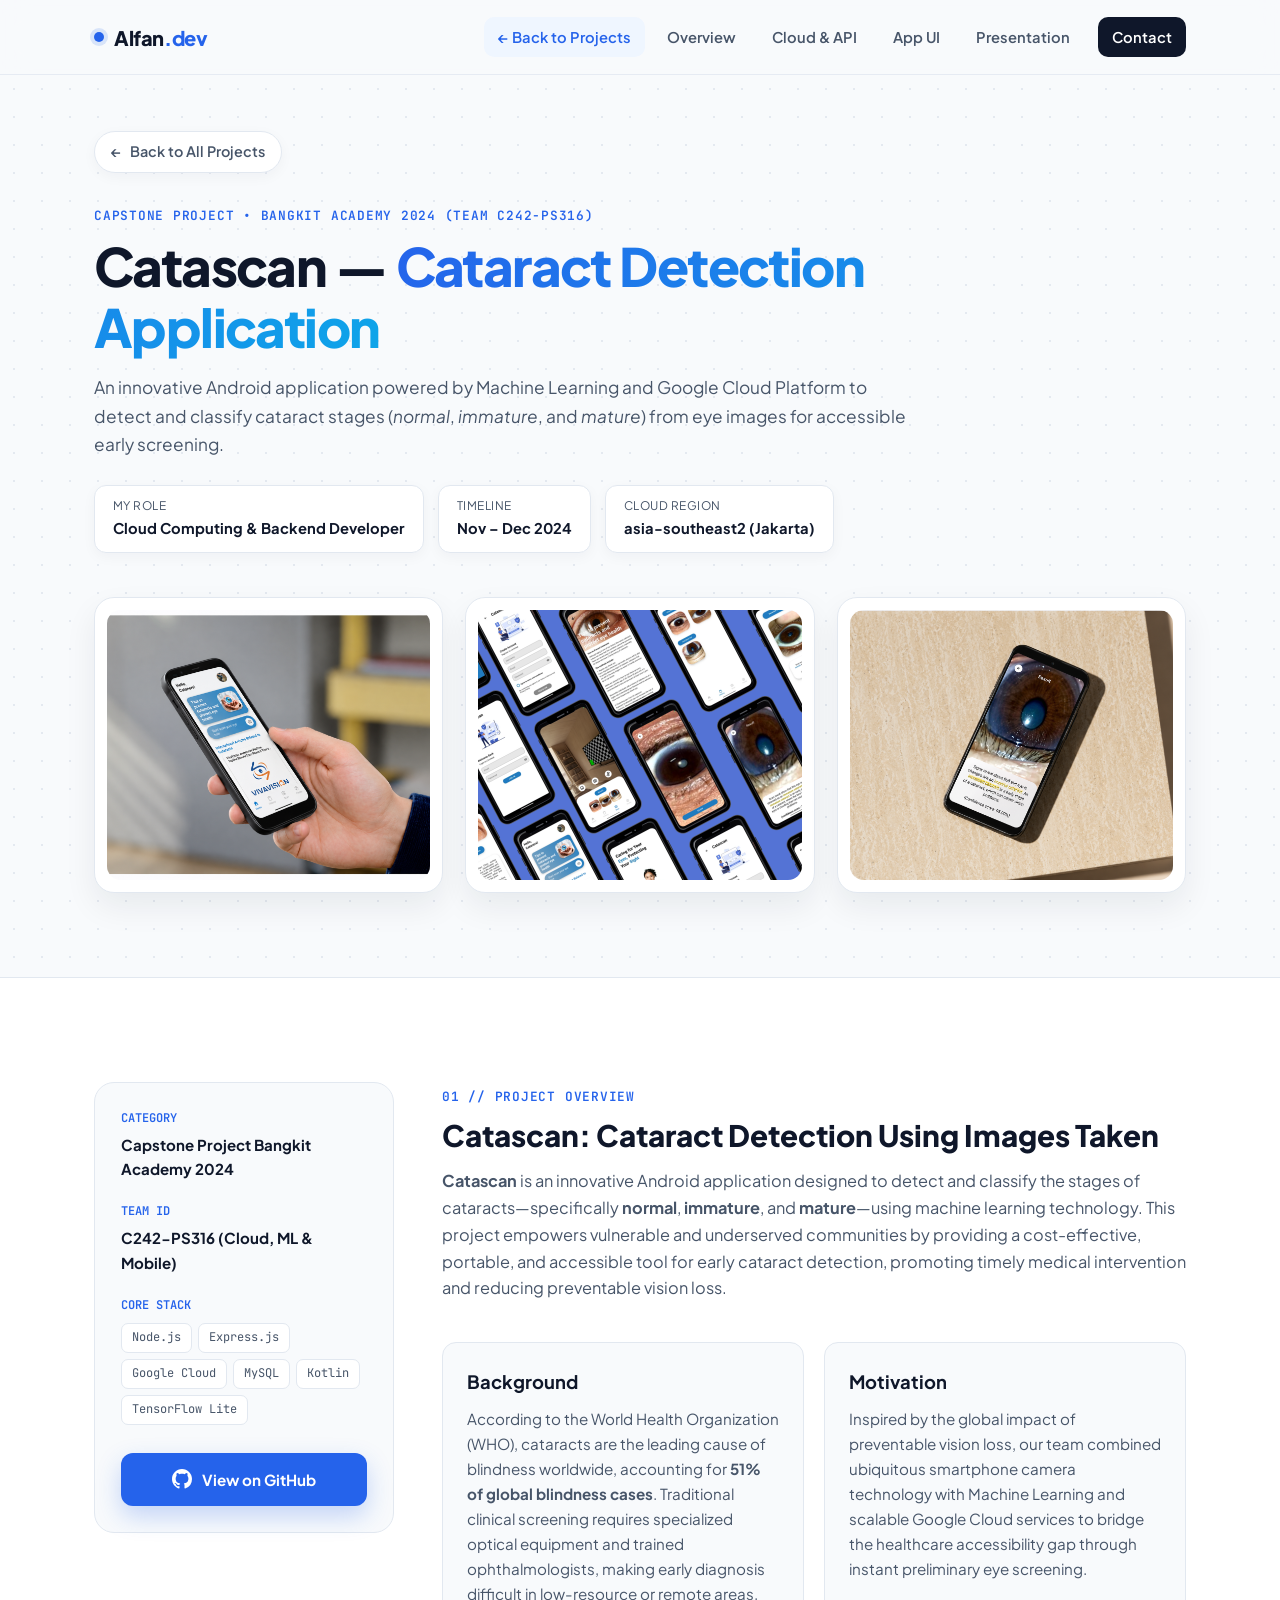
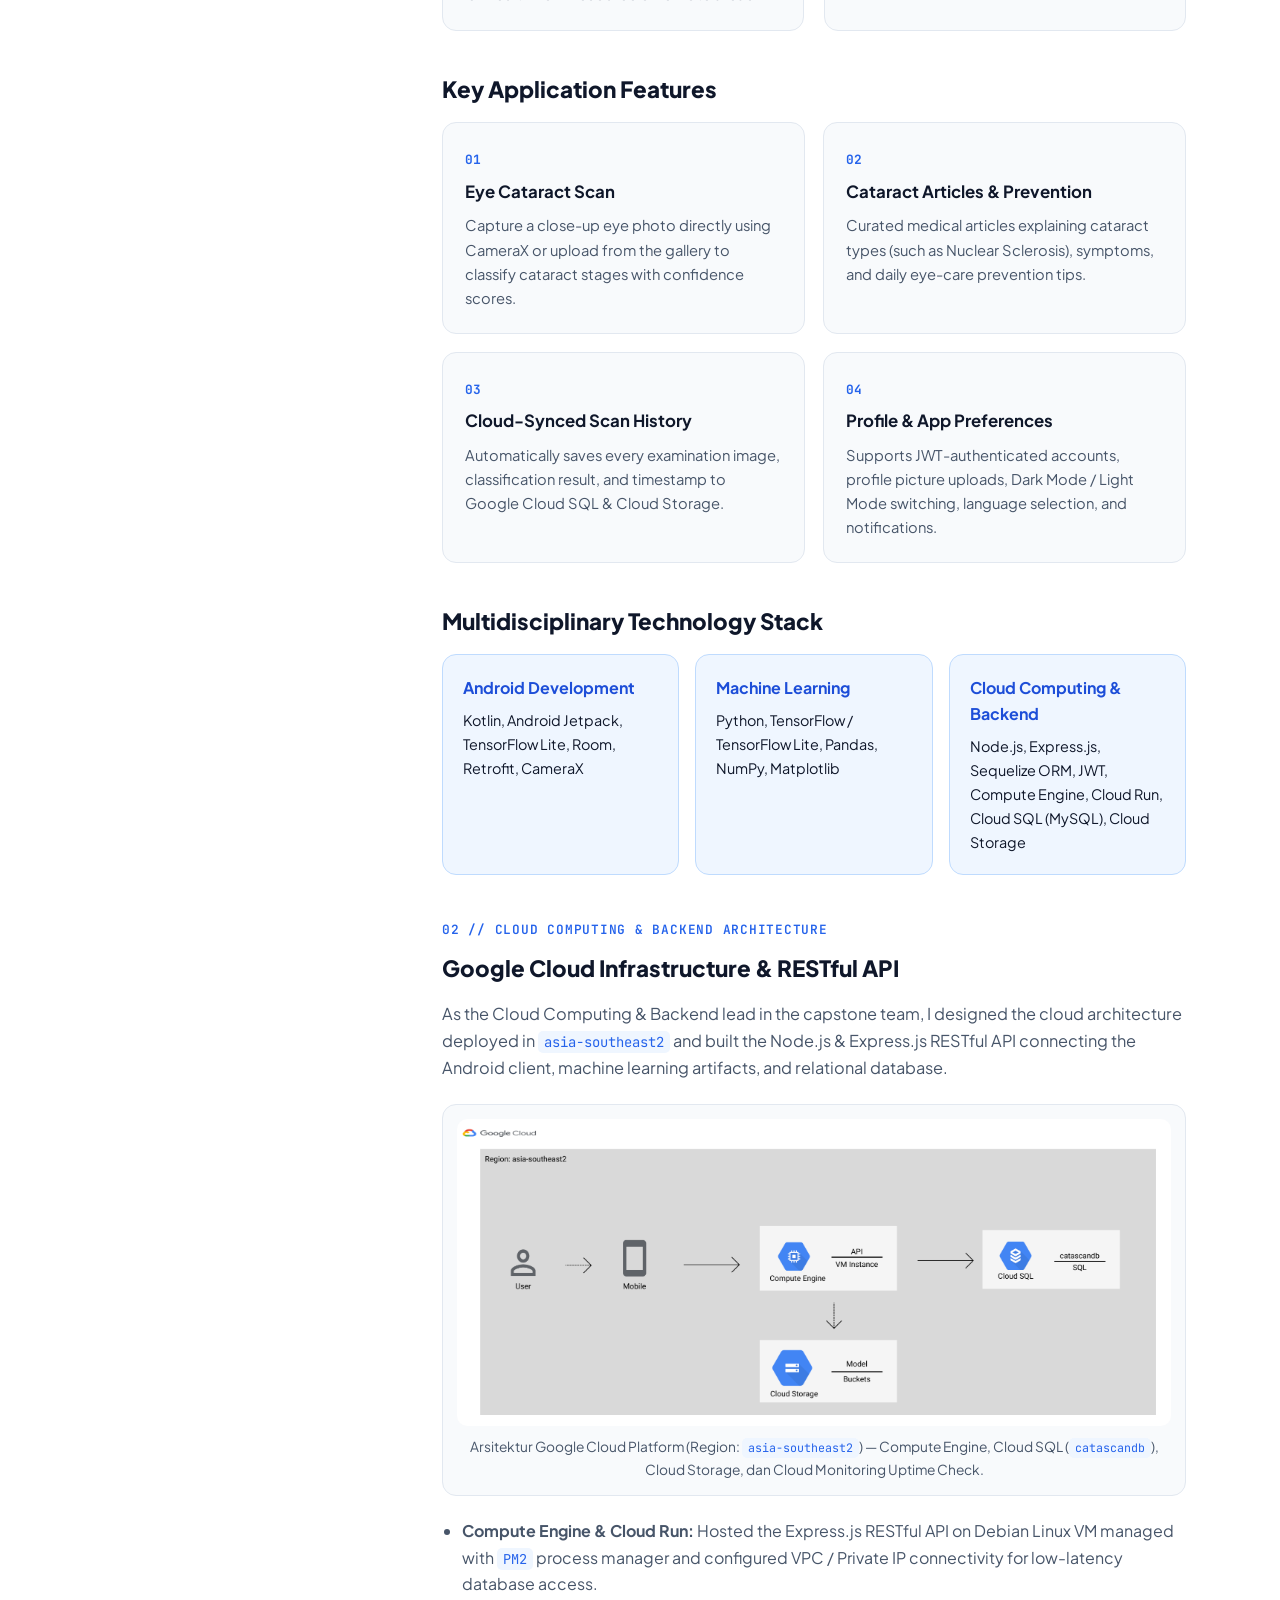
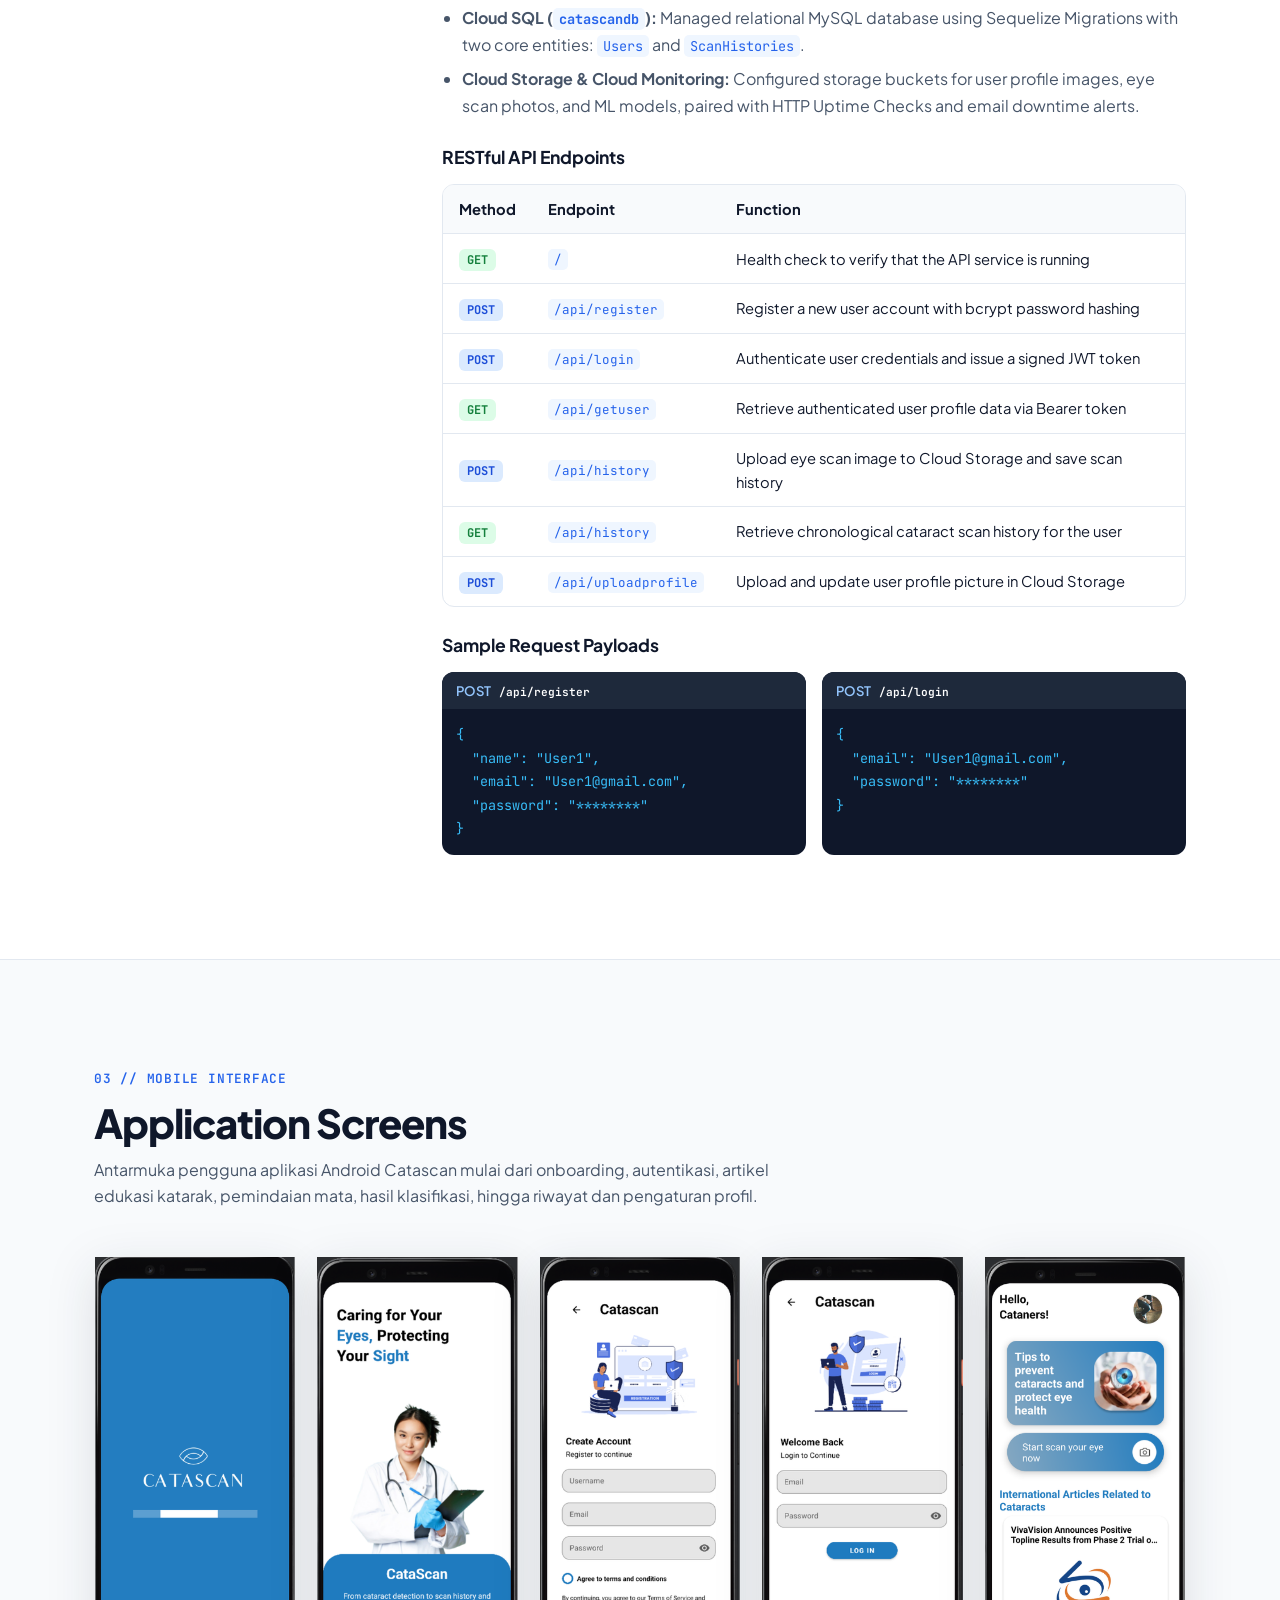
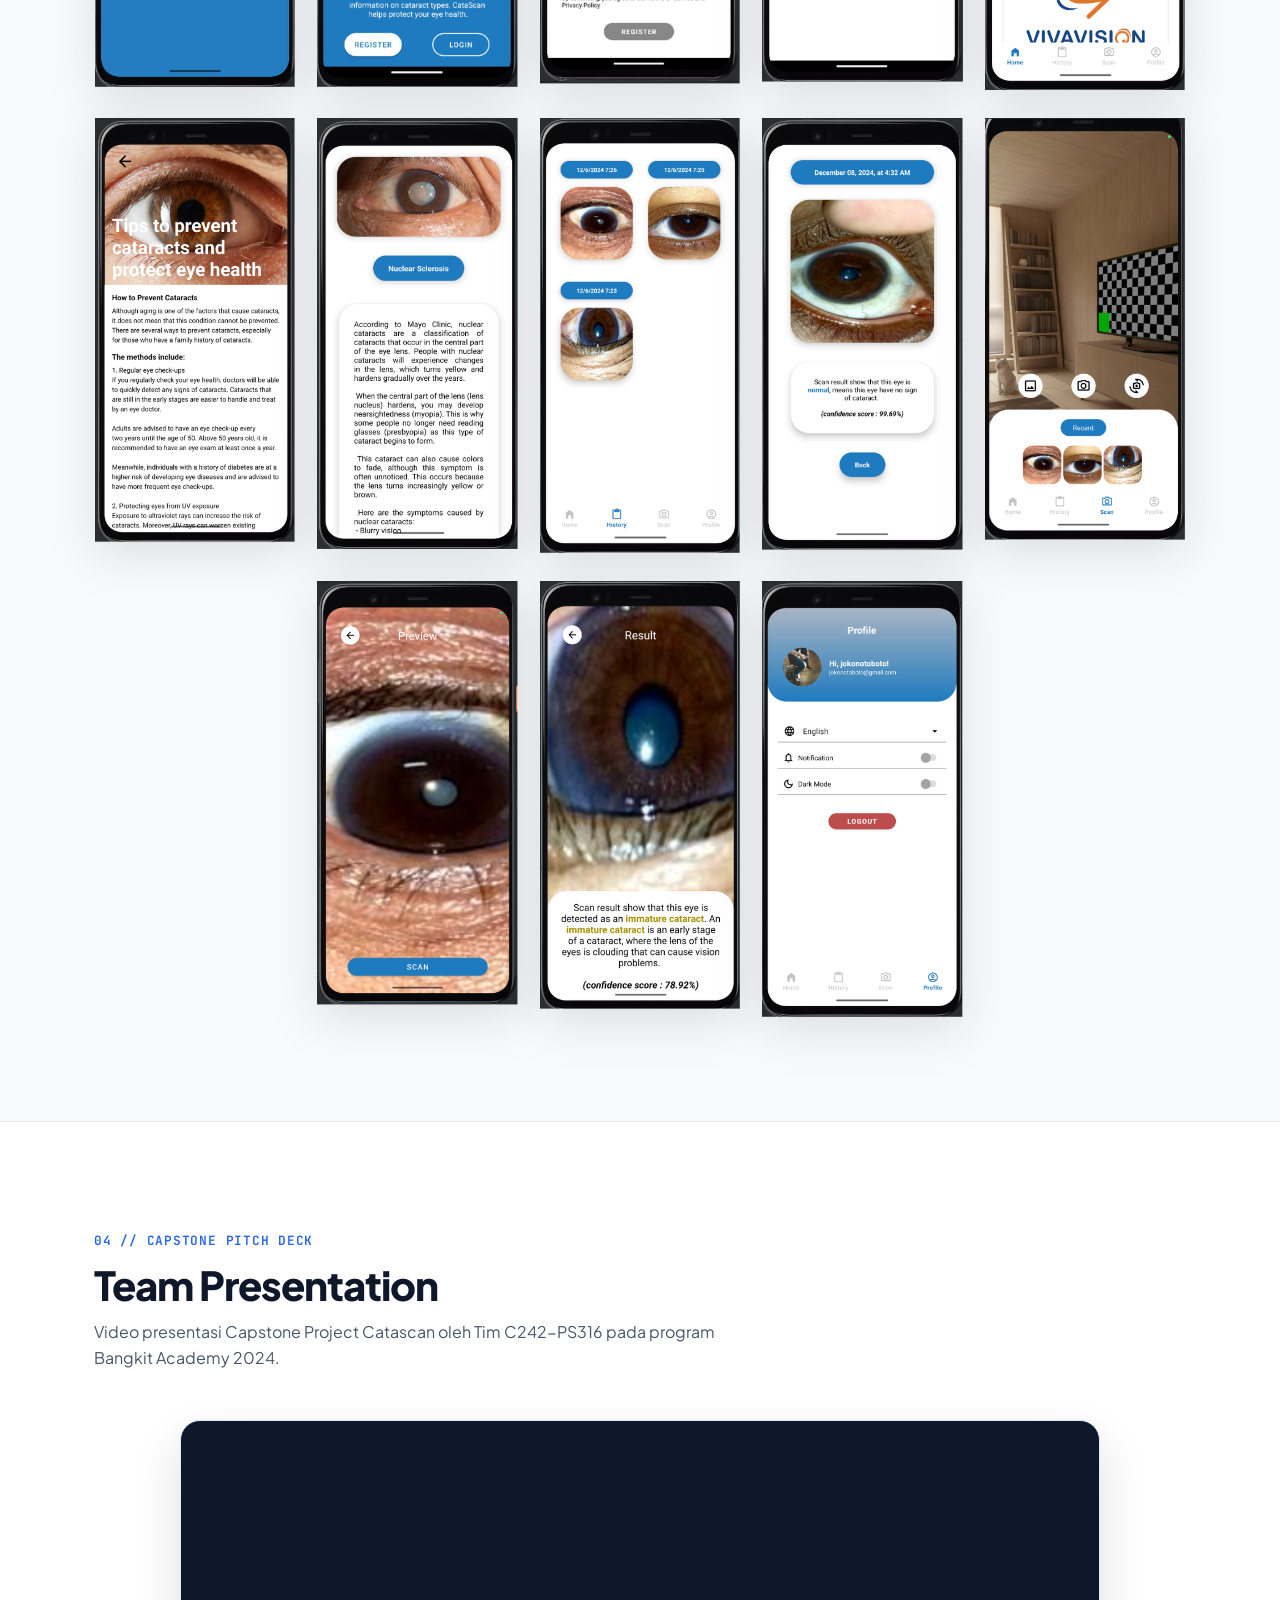
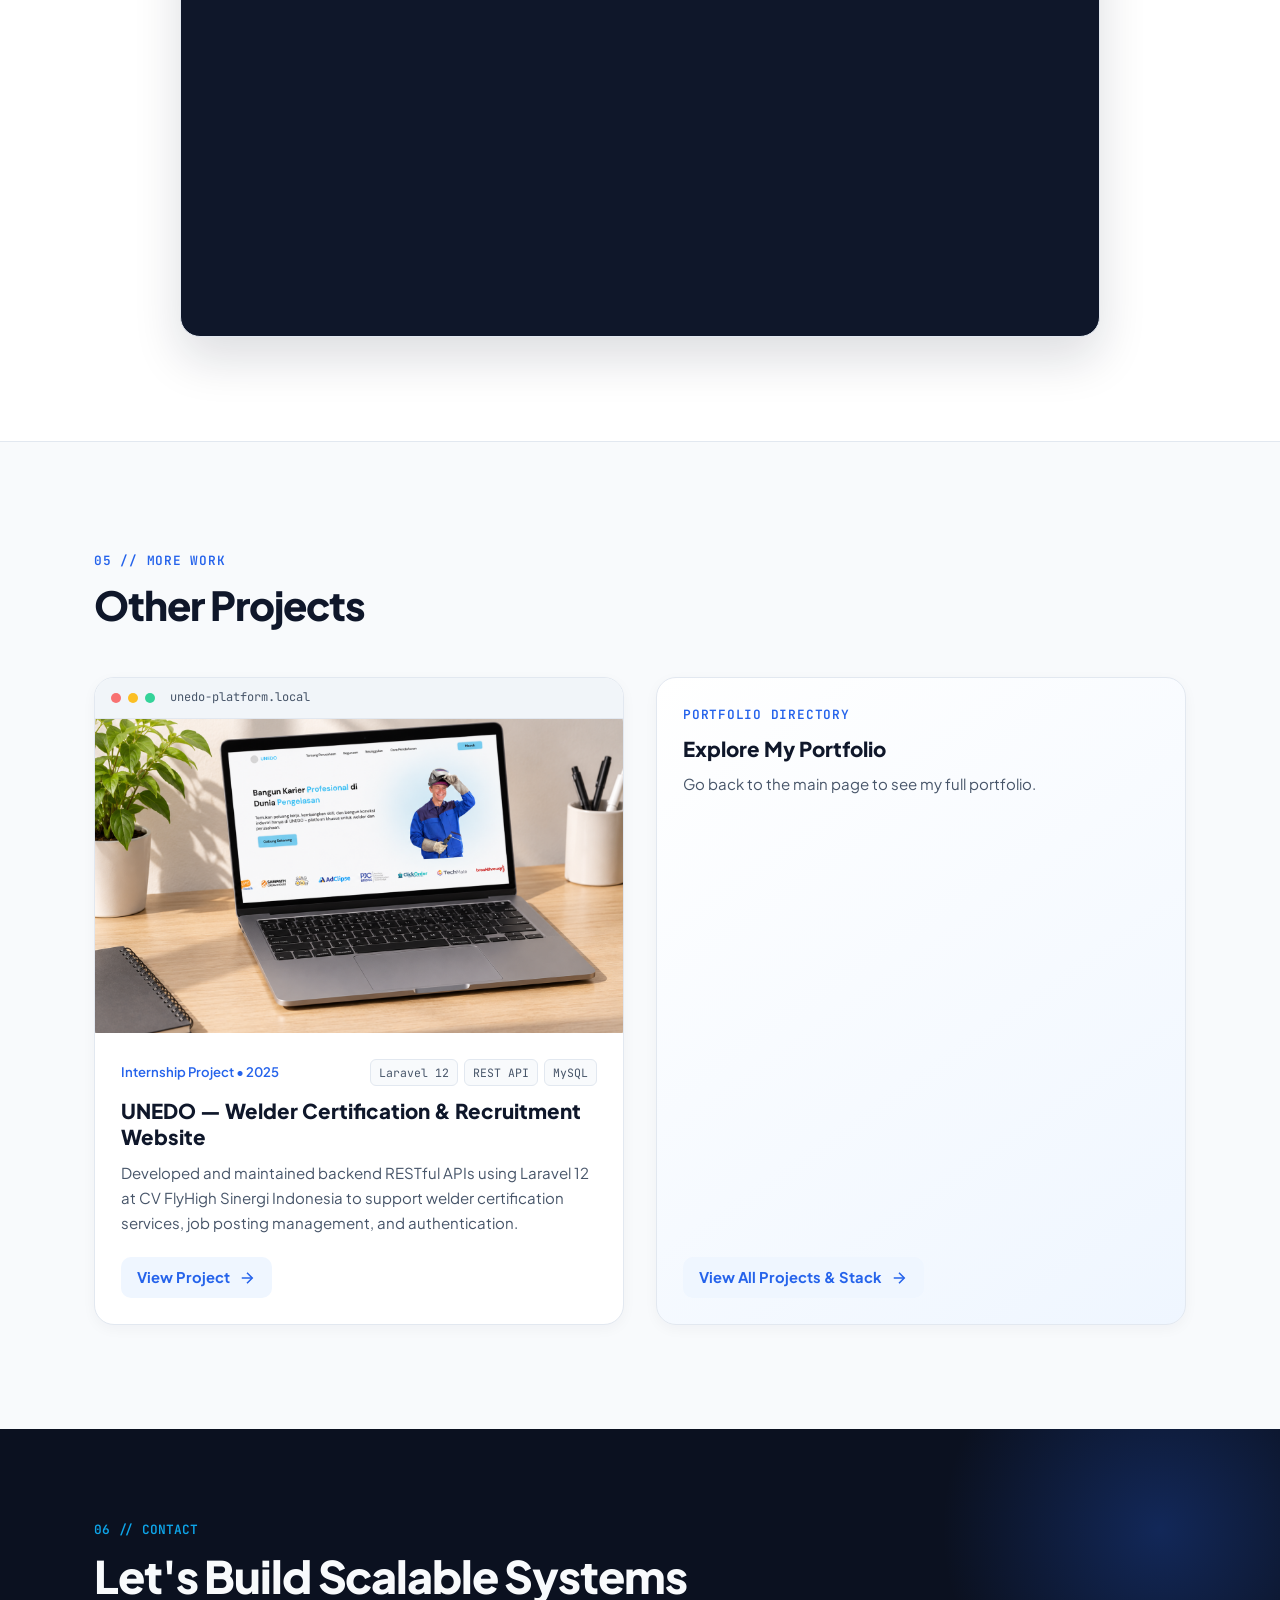
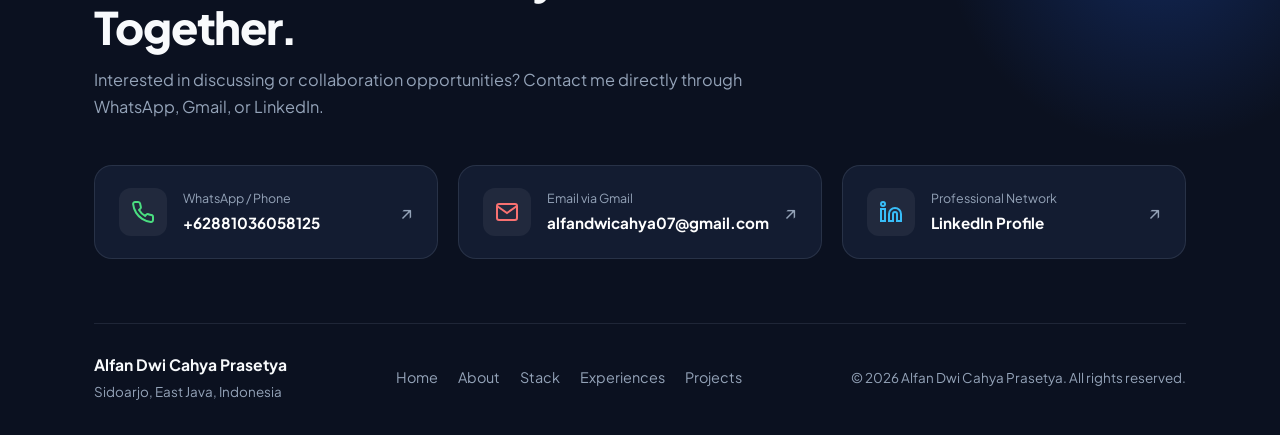
<file: projects/catascan/index.html>
<!DOCTYPE html>
<html lang="en">
<head>
  <meta charset="UTF-8" />
  <meta name="viewport" content="width=device-width, initial-scale=1.0" />
  <title>Catascan — Cataract Detection Application | Alfan Dwi Cahya Prasetya</title>
  <!-- Google Fonts: Plus Jakarta Sans & JetBrains Mono -->
  <link rel="preconnect" href="https://fonts.googleapis.com" />
  <link rel="preconnect" href="https://fonts.gstatic.com" crossorigin />
  <link href="https://fonts.googleapis.com/css2?family=JetBrains+Mono:wght@400;500;600&family=Plus+Jakarta+Sans:wght@400;500;600;700;800&display=swap" rel="stylesheet" />
  <!-- Menggunakan stylesheet utama + stylesheet khusus halaman detail project -->
  <link rel="stylesheet" href="../../style.css" />
  <link rel="stylesheet" href="catascan.css" />
</head>
<body>

  <!-- TOP GLASSMORPHISM NAVBAR -->
  <header class="site-header">
    <div class="container header-inner">
      <a href="../../index.html#home" class="brand-logo">
        <span class="brand-dot"></span>
        <span>Alfan<span class="brand-accent">.dev</span></span>
      </a>

      <nav class="nav-menu" id="navMenu">
        <a href="../../index.html#projects" class="nav-link back-pill">&larr; Back to Projects</a>
        <a href="#overview" class="nav-link">Overview</a>
        <a href="#cloud-api" class="nav-link">Cloud &amp; API</a>
        <a href="#app-screens" class="nav-link">App UI</a>
        <a href="#presentation" class="nav-link">Presentation</a>
        <a href="#contact" class="nav-link nav-cta">Contact</a>
      </nav>
    </div>
  </header>

  <main>
    <!-- =========================================================
         1. HERO SECTION: JUDUL & 3 GAMBAR UTAMA DARI FOLDER ASSETS
    ========================================================== -->
    <section class="project-hero">
      <div class="hero-bg-grid" aria-hidden="true"></div>
      <div class="container project-hero-inner">
        <a href="../../index.html#projects" class="breadcrumb-back">
          <span>&larr;</span>
          <span>Back to All Projects</span>
        </a>

        <div class="project-hero-header">
          <span class="section-tag">CAPSTONE PROJECT &bull; BANGKIT ACADEMY 2024 (TEAM C242-PS316)</span>
          <h1 class="project-main-title">
            Catascan — <span class="text-gradient">Cataract Detection Application</span>
          </h1>
          <p class="project-lead">
            An innovative Android application powered by Machine Learning and Google Cloud Platform
            to detect and classify cataract stages (<em>normal</em>, <em>immature</em>, and <em>mature</em>)
            from eye images for accessible early screening.
          </p>

          <div class="project-quick-meta">
            <div class="meta-pill">
              <small>My Role</small>
              <strong>Cloud Computing &amp; Backend Developer</strong>
            </div>
            <div class="meta-pill">
              <small>Timeline</small>
              <strong>Nov – Dec 2024</strong>
            </div>
            <div class="meta-pill">
              <small>Cloud Region</small>
              <strong>asia-southeast2 (Jakarta)</strong>
            </div>
          </div>
        </div>

        <!-- 3 Gambar Utama Project dari Folder assets -->
        <div class="hero-showcase-grid">
          <figure class="showcase-card">
            <img src="../../assets/hand-catascan.png" alt="Catascan Mobile App in Hand" />
          </figure>
          <figure class="showcase-card showcase-featured">
            <img src="../../assets/catascan-app.png" alt="Catascan Application Interface Overview" />
          </figure>
          <figure class="showcase-card">
            <img src="../../assets/table-catascan.png" alt="Catascan Device Showcase on Table" />
          </figure>
        </div>
      </div>
    </section>

    <!-- =========================================================
         2. OVERVIEW, GITHUB LINK & PENGENALAN PROJECT
    ========================================================== -->
    <section id="overview" class="section project-overview-section">
      <div class="container">
        <div class="case-study-layout">
          <!-- Sticky Left Sidebar: Category & GitHub Repository -->
          <aside class="case-sidebar">
            <div class="sidebar-card">
              <div class="sidebar-group">
                <span class="sidebar-label">Category</span>
                <p class="sidebar-value">Capstone Project Bangkit Academy 2024</p>
              </div>

              <div class="sidebar-group">
                <span class="sidebar-label">Team ID</span>
                <p class="sidebar-value">C242-PS316 (Cloud, ML &amp; Mobile)</p>
              </div>

              <div class="sidebar-group">
                <span class="sidebar-label">Core Stack</span>
                <div class="sidebar-tags">
                  <span>Node.js</span>
                  <span>Express.js</span>
                  <span>Google Cloud</span>
                  <span>MySQL</span>
                  <span>Kotlin</span>
                  <span>TensorFlow Lite</span>
                </div>
              </div>

              <a
                href="https://github.com/KalfinSyah/android-app-catascan"
                target="_blank"
                rel="noopener noreferrer"
                class="btn-github"
              >
                <svg width="20" height="20" viewBox="0 0 24 24" fill="currentColor">
                  <path d="M12 0C5.37 0 0 5.37 0 12c0 5.31 3.435 9.795 8.205 11.385.6.105.825-.255.825-.57 0-.285-.015-1.23-.015-2.235-3.015.555-3.795-.735-4.035-1.41-.135-.345-.72-1.41-1.23-1.695-.42-.225-1.02-.78-.015-.795.945-.015 1.62.87 1.845 1.23 1.08 1.815 2.805 1.305 3.495.99.105-.78.42-1.305.765-1.605-2.67-.3-5.46-1.335-5.46-5.925 0-1.305.465-2.385 1.23-3.225-.12-.3-.54-1.53.12-3.18 0 0 1.005-.315 3.3 1.23.96-.27 1.98-.405 3-.405s2.04.135 3 .405c2.295-1.56 3.3-1.23 3.3-1.23.66 1.65.24 2.88.12 3.18.765.84 1.23 1.905 1.23 3.225 0 4.605-2.805 5.625-5.475 5.925.435.375.81 1.095.81 2.22 0 1.605-.015 2.895-.015 3.3 0 .315.225.69.825.57A12.02 12.02 0 0 0 24 12c0-6.63-5.37-12-12-12z"/>
                </svg>
                <span>View on GitHub</span>
              </a>
            </div>
          </aside>

          <!-- Main Content Column -->
          <div class="case-content">
            <!-- Overview -->
            <div class="content-block">
              <span class="section-tag">01 // PROJECT OVERVIEW</span>
              <h2>Catascan: Cataract Detection Using Images Taken</h2>
              <p>
                <strong>Catascan</strong> is an innovative Android application designed to detect and classify
                the stages of cataracts—specifically <strong>normal</strong>, <strong>immature</strong>, and
                <strong>mature</strong>—using machine learning technology. This project empowers vulnerable and
                underserved communities by providing a cost-effective, portable, and accessible tool for early
                cataract detection, promoting timely medical intervention and reducing preventable vision loss.
              </p>
            </div>

            <!-- Background & Motivation -->
            <div class="two-col-cards">
              <article class="info-box">
                <h3>Background</h3>
                <p>
                  According to the World Health Organization (WHO), cataracts are the leading cause of blindness
                  worldwide, accounting for <strong>51% of global blindness cases</strong>. Traditional clinical
                  screening requires specialized optical equipment and trained ophthalmologists, making early
                  diagnosis difficult in low-resource or remote areas.
                </p>
              </article>

              <article class="info-box">
                <h3>Motivation</h3>
                <p>
                  Inspired by the global impact of preventable vision loss, our team combined ubiquitous
                  smartphone camera technology with Machine Learning and scalable Google Cloud services to
                  bridge the healthcare accessibility gap through instant preliminary eye screening.
                </p>
              </article>
            </div>

            <!-- Key Features -->
            <div class="content-block">
              <h3>Key Application Features</h3>
              <div class="features-grid">
                <div class="feature-item">
                  <span class="feature-num">01</span>
                  <h4>Eye Cataract Scan</h4>
                  <p>Capture a close-up eye photo directly using CameraX or upload from the gallery to classify cataract stages with confidence scores.</p>
                </div>
                <div class="feature-item">
                  <span class="feature-num">02</span>
                  <h4>Cataract Articles &amp; Prevention</h4>
                  <p>Curated medical articles explaining cataract types (such as Nuclear Sclerosis), symptoms, and daily eye-care prevention tips.</p>
                </div>
                <div class="feature-item">
                  <span class="feature-num">03</span>
                  <h4>Cloud-Synced Scan History</h4>
                  <p>Automatically saves every examination image, classification result, and timestamp to Google Cloud SQL &amp; Cloud Storage.</p>
                </div>
                <div class="feature-item">
                  <span class="feature-num">04</span>
                  <h4>Profile &amp; App Preferences</h4>
                  <p>Supports JWT-authenticated accounts, profile picture uploads, Dark Mode / Light Mode switching, language selection, and notifications.</p>
                </div>
              </div>
            </div>

            <!-- Technology Stack -->
            <div class="content-block">
              <h3>Multidisciplinary Technology Stack</h3>
              <div class="tech-pillars">
                <div class="pillar-card">
                  <h4>Android Development</h4>
                  <p>Kotlin, Android Jetpack, TensorFlow Lite, Room, Retrofit, CameraX</p>
                </div>
                <div class="pillar-card">
                  <h4>Machine Learning</h4>
                  <p>Python, TensorFlow / TensorFlow Lite, Pandas, NumPy, Matplotlib</p>
                </div>
                <div class="pillar-card">
                  <h4>Cloud Computing &amp; Backend</h4>
                  <p>Node.js, Express.js, Sequelize ORM, JWT, Compute Engine, Cloud Run, Cloud SQL (MySQL), Cloud Storage</p>
                </div>
              </div>
            </div>

            <!-- Cloud Architecture & Backend Engineering (Kontribusi Alfan) -->
            <div id="cloud-api" class="content-block cloud-section-block">
              <span class="section-tag">02 // CLOUD COMPUTING &amp; BACKEND ARCHITECTURE</span>
              <h3>Google Cloud Infrastructure &amp; RESTful API</h3>
              <p>
                As the Cloud Computing &amp; Backend lead in the capstone team, I designed the cloud architecture
                deployed in <code>asia-southeast2</code> and built the Node.js &amp; Express.js RESTful API
                connecting the Android client, machine learning artifacts, and relational database.
              </p>

              <!-- Gambar Dummy Arsitektur Cloud (Bisa diganti diagram GCP dari laporan) -->
              <figure class="architecture-figure">
                <img
                  src="../../assets/gcp-architecture.png"
                  alt="Catascan Google Cloud Architecture Diagram"
                />
                <figcaption>
                  Arsitektur Google Cloud Platform (Region: <code>asia-southeast2</code>) — Compute Engine, Cloud SQL (<code>catascandb</code>), Cloud Storage, dan Cloud Monitoring Uptime Check.
                </figcaption>
              </figure>

              <ul class="cloud-highlights">
                <li>
                  <strong>Compute Engine &amp; Cloud Run:</strong> Hosted the Express.js RESTful API on Debian Linux VM managed with <code>PM2</code> process manager and configured VPC / Private IP connectivity for low-latency database access.
                </li>
                <li>
                  <strong>Cloud SQL (<code>catascandb</code>):</strong> Managed relational MySQL database using Sequelize Migrations with two core entities: <code>Users</code> and <code>ScanHistories</code>.
                </li>
                <li>
                  <strong>Cloud Storage &amp; Cloud Monitoring:</strong> Configured storage buckets for user profile images, eye scan photos, and ML models, paired with HTTP Uptime Checks and email downtime alerts.
                </li>
              </ul>

              <!-- Tabel API Endpoints -->
              <h4>RESTful API Endpoints</h4>
              <div class="table-responsive">
                <table class="api-table">
                  <thead>
                    <tr>
                      <th>Method</th>
                      <th>Endpoint</th>
                      <th>Function</th>
                    </tr>
                  </thead>
                  <tbody>
                    <tr>
                      <td><span class="method get">GET</span></td>
                      <td><code>/</code></td>
                      <td>Health check to verify that the API service is running</td>
                    </tr>
                    <tr>
                      <td><span class="method post">POST</span></td>
                      <td><code>/api/register</code></td>
                      <td>Register a new user account with bcrypt password hashing</td>
                    </tr>
                    <tr>
                      <td><span class="method post">POST</span></td>
                      <td><code>/api/login</code></td>
                      <td>Authenticate user credentials and issue a signed JWT token</td>
                    </tr>
                    <tr>
                      <td><span class="method get">GET</span></td>
                      <td><code>/api/getuser</code></td>
                      <td>Retrieve authenticated user profile data via Bearer token</td>
                    </tr>
                    <tr>
                      <td><span class="method post">POST</span></td>
                      <td><code>/api/history</code></td>
                      <td>Upload eye scan image to Cloud Storage and save scan history</td>
                    </tr>
                    <tr>
                      <td><span class="method get">GET</span></td>
                      <td><code>/api/history</code></td>
                      <td>Retrieve chronological cataract scan history for the user</td>
                    </tr>
                    <tr>
                      <td><span class="method post">POST</span></td>
                      <td><code>/api/uploadprofile</code></td>
                      <td>Upload and update user profile picture in Cloud Storage</td>
                    </tr>
                  </tbody>
                </table>
              </div>

              <!-- Sample JSON Payloads -->
              <h4>Sample Request Payloads</h4>
              <div class="payload-grid">
                <div class="payload-card">
                  <div class="payload-header">POST <code>/api/register</code></div>
                  <pre><code>{
  "name": "User1",
  "email": "User1@gmail.com",
  "password": "********"
}</code></pre>
                </div>

                <div class="payload-card">
                  <div class="payload-header">POST <code>/api/login</code></div>
                  <pre><code>{
  "email": "User1@gmail.com",
  "password": "********"
}</code></pre>
                </div>
              </div>
            </div>
          </div>
        </div>
      </div>
    </section>

<!-- =========================================================
         3. TAMPILAN APLIKASI (13 SCREEN MOCKUPS TANPA TERPOTONG)
    ========================================================== -->
    <section id="app-screens" class="section app-screens-section">
      <div class="container">
        <div class="section-header">
          <span class="section-tag">03 // MOBILE INTERFACE</span>
          <h2 class="section-title">Application Screens</h2>
          <p class="section-subtitle">
            Antarmuka pengguna aplikasi Android Catascan mulai dari onboarding, autentikasi,
            artikel edukasi katarak, pemindaian mata, hasil klasifikasi, hingga riwayat dan pengaturan profil.
          </p>
        </div>

        <div class="screens-showcase">
          <div class="screen-item">
            <img src="../../assets/gambar-catascan-1.png" alt="Catascan Screen 1" loading="lazy" />
          </div>
          <div class="screen-item">
            <img src="../../assets/gambar-catascan-2.png" alt="Catascan Screen 2" loading="lazy" />
          </div>
          <div class="screen-item">
            <img src="../../assets/gambar-catascan-3.png" alt="Catascan Screen 3" loading="lazy" />
          </div>
          <div class="screen-item">
            <img src="../../assets/gambar-catascan-4.png" alt="Catascan Screen 4" loading="lazy" />
          </div>
          <div class="screen-item">
            <img src="../../assets/gambar-catascan-5.png" alt="Catascan Screen 5" loading="lazy" />
          </div>
          <div class="screen-item">
            <img src="../../assets/gambar-catascan-6.png" alt="Catascan Screen 6" loading="lazy" />
          </div>
          <div class="screen-item">
            <img src="../../assets/gambar-catascan-7.png" alt="Catascan Screen 7" loading="lazy" />
          </div>
          <div class="screen-item">
            <img src="../../assets/gambar-catascan-8.png" alt="Catascan Screen 8" loading="lazy" />
          </div>
          <div class="screen-item">
            <img src="../../assets/gambar-catascan-9.png" alt="Catascan Screen 9" loading="lazy" />
          </div>
          <div class="screen-item">
            <img src="../../assets/gambar-catascan-10.png" alt="Catascan Screen 10" loading="lazy" />
          </div>
          <div class="screen-item">
            <img src="../../assets/gambar-catascan-11.png" alt="Catascan Screen 11" loading="lazy" />
          </div>
          <div class="screen-item">
            <img src="../../assets/gambar-catascan-12.png" alt="Catascan Screen 12" loading="lazy" />
          </div>
          <div class="screen-item">
            <img src="../../assets/gambar-catascan-13.png" alt="Catascan Screen 13" loading="lazy" />
          </div>
        </div>
      </div>
    </section>

    <!-- =========================================================
         4. TEAM PRESENTATION VIDEO (EMBEDDED YOUTUBE)
    ========================================================== -->
    <section id="presentation" class="section presentation-section">
      <div class="container">
        <div class="section-header">
          <span class="section-tag">04 // CAPSTONE PITCH DECK</span>
          <h2 class="section-title">Team Presentation</h2>
          <p class="section-subtitle">
            Video presentasi Capstone Project Catascan oleh Tim C242-PS316 pada program Bangkit Academy 2024.
          </p>
        </div>

        <div class="video-wrapper">
          <iframe
            src="https://www.youtube.com/embed/T-OX9so3GB4"
            title="Catascan Capstone Project Presentation - Bangkit Academy 2024"
            allow="accelerometer; autoplay; clipboard-write; encrypted-media; gyroscope; picture-in-picture; web-share"
            referrerpolicy="strict-origin-when-cross-origin"
            allowfullscreen
          ></iframe>
        </div>
      </div>
    </section>

    <!-- =========================================================
         5. OTHER PROJECTS
    ========================================================== -->
    <section class="section other-projects-section">
      <div class="container">
        <div class="section-header">
          <span class="section-tag">05 // MORE WORK</span>
          <h2 class="section-title">Other Projects</h2>
        </div>

        <div class="other-projects-grid">
          <!-- Other Project 1: Internship Project -->
          <article class="project-card">
            <div class="project-browser-bar">
              <span class="dot red"></span>
              <span class="dot yellow"></span>
              <span class="dot green"></span>
              <span class="browser-url">unedo-platform.local</span>
            </div>
            <div class="project-image-wrap">
              <img
                src="../../assets/laptop-unedo.png"
                alt="UNEDO Welder Recruitment Website"
              />
            </div>
            <div class="project-body">
              <div class="project-meta-row">
                <span class="project-type">Internship Project &bull; 2025</span>
                <div class="project-tags">
                  <span>Laravel 12</span>
                  <span>REST API</span>
                  <span>MySQL</span>
                </div>
              </div>
              <h3 class="project-title">UNEDO — Welder Certification &amp; Recruitment Website</h3>
              <p class="project-desc">
                Developed and maintained backend RESTful APIs using Laravel 12 at CV FlyHigh Sinergi Indonesia
                to support welder certification services, job posting management, and authentication.
              </p>
              <a href="../unedo/index.html" class="project-link">
                <span>View Project</span>
                <svg width="18" height="18" viewBox="0 0 24 24" fill="none" stroke="currentColor" stroke-width="2">
                  <line x1="5" y1="12" x2="19" y2="12"></line>
                  <polyline points="12 5 19 12 12 19"></polyline>
                </svg>
              </a>
            </div>
          </article>

          <!-- Card 2: Back to All Portfolio Sections -->
          <article class="project-card portfolio-hub-card">
            <div class="project-body hub-body">
              <span class="section-tag">PORTFOLIO DIRECTORY</span>
              <h3 class="project-title">Explore My Portfolio</h3>
              <p class="project-desc">
                Go back to the main page to see my full portfolio.
              </p>
              <a href="../../index.html#projects" class="project-link">
                <span>View All Projects &amp; Stack</span>
                <svg width="18" height="18" viewBox="0 0 24 24" fill="none" stroke="currentColor" stroke-width="2">
                  <line x1="5" y1="12" x2="19" y2="12"></line>
                  <polyline points="12 5 19 12 12 19"></polyline>
                </svg>
              </a>
            </div>
          </article>
        </div>
      </div>
    </section>
  </main>

  <!-- =========================================================
       6. FOOTER / CONTACT (KONSISTEN DENGAN HALAMAN UTAMA)
  ========================================================== -->
  <footer id="contact" class="footer-modern">
    <div class="footer-glow" aria-hidden="true"></div>
    <div class="container">
      <div class="footer-cta-box">
        <div>
          <span class="footer-eyebrow">06 // CONTACT</span>
          <h2 class="footer-heading">Let's Build Scalable Systems Together.</h2>
          <p class="footer-subtext">
            Interested in discussing or collaboration opportunities? Contact me directly through WhatsApp, Gmail, or LinkedIn.
          </p>
        </div>
      </div>

      <div class="contact-cards-grid">
        <!-- WhatsApp -->
        <a
          href="https://wa.me/62881036058125"
          target="_blank"
          rel="noopener noreferrer"
          class="contact-card card-wa"
        >
          <div class="contact-icon">
            <svg width="24" height="24" viewBox="0 0 24 24" fill="none" stroke="currentColor" stroke-width="2">
              <path d="M22 16.92v3a2 2 0 0 1-2.18 2 19.79 19.79 0 0 1-8.63-3.07 19.5 19.5 0 0 1-6-6 19.79 19.79 0 0 1-3.07-8.67A2 2 0 0 1 4.11 2h3a2 2 0 0 1 2 1.72 12.84 12.84 0 0 0 .7 2.81 2 2 0 0 1-.45 2.11L8.09 9.91a16 16 0 0 0 6 6l1.27-1.27a2 2 0 0 1 2.11-.45 12.84 12.84 0 0 0 2.81.7A2 2 0 0 1 22 16.92z"></path>
            </svg>
          </div>
          <div class="contact-info">
            <span class="contact-label">WhatsApp / Phone</span>
            <strong class="contact-value">+62881036058125</strong>
          </div>
          <span class="contact-arrow">&nearr;</span>
        </a>

        <!-- Gmail Compose -->
        <a
          href="https://mail.google.com/mail/?view=cm&fs=1&to=alfandwicahya07@gmail.com"
          target="_blank"
          rel="noopener noreferrer"
          class="contact-card card-gmail"
        >
          <div class="contact-icon">
            <svg width="24" height="24" viewBox="0 0 24 24" fill="none" stroke="currentColor" stroke-width="2">
              <path d="M4 4h16c1.1 0 2 .9 2 2v12c0 1.1-.9 2-2 2H4c-1.1 0-2-.9-2-2V6c0-1.1.9-2 2-2z"></path>
              <polyline points="22,6 12,13 2,6"></polyline>
            </svg>
          </div>
          <div class="contact-info">
            <span class="contact-label">Email via Gmail</span>
            <strong class="contact-value">alfandwicahya07@gmail.com</strong>
          </div>
          <span class="contact-arrow">&nearr;</span>
        </a>

        <!-- LinkedIn -->
        <a
          href="https://www.linkedin.com/in/alfan-dwi-cahya-prasetya-b40266335/"
          target="_blank"
          rel="noopener noreferrer"
          class="contact-card card-linkedin"
        >
          <div class="contact-icon">
            <svg width="24" height="24" viewBox="0 0 24 24" fill="none" stroke="currentColor" stroke-width="2">
              <path d="M16 8a6 6 0 0 1 6 6v7h-4v-7a2 2 0 0 0-2-2 2 2 0 0 0-2 2v7h-4v-7a6 6 0 0 1 6-6z"></path>
              <rect x="2" y="9" width="4" height="12"></rect>
              <circle cx="4" cy="4" r="2"></circle>
            </svg>
          </div>
          <div class="contact-info">
            <span class="contact-label">Professional Network</span>
            <strong class="contact-value">LinkedIn Profile</strong>
          </div>
          <span class="contact-arrow">&nearr;</span>
        </a>
      </div>

      <div class="footer-bottom">
        <div class="footer-brand">
          <strong>Alfan Dwi Cahya Prasetya</strong>
          <span>Sidoarjo, East Java, Indonesia</span>
        </div>

        <div class="footer-nav">
          <a href="../../index.html#home">Home</a>
          <a href="../../index.html#about">About</a>
          <a href="../../index.html#stack">Stack</a>
          <a href="../../index.html#experiences">Experiences</a>
          <a href="../../index.html#projects">Projects</a>
        </div>

        <p class="footer-copy">&copy; 2026 Alfan Dwi Cahya Prasetya. All rights reserved.</p>
      </div>
    </div>
  </footer>

</body>
</html>
</file>
<file: style.css>
/* =========================================
   VARIABLES & BASE STYLES
========================================= */
:root {
  --bg-main: #f8fafc;
  --bg-white: #ffffff;
  --bg-dark: #0b1120;
  --bg-dark-card: #131c31;
  --text-dark: #0f172a;
  --text-body: #475569;
  --text-light: #94a3b8;
  --primary: #2563eb;
  --primary-dark: #1d4ed8;
  --accent-cyan: #0ea5e9;
  --accent-emerald: #10b981;
  --border-light: #e2e8f0;
  --radius-lg: 20px;
  --radius-md: 14px;
  --shadow-sm: 0 4px 14px rgba(15, 23, 42, 0.04);
  --shadow-md: 0 14px 32px rgba(15, 23, 42, 0.07);
}

* {
  margin: 0;
  padding: 0;
  box-sizing: border-box;
}

html {
  scroll-behavior: smooth;
  font-family: "Plus Jakarta Sans", sans-serif;
  color: var(--text-dark);
  background-color: var(--bg-main);
}

body {
  overflow-x: hidden;
  line-height: 1.65;
}

a {
  text-decoration: none;
  color: inherit;
}

code {
  font-family: "JetBrains Mono", monospace;
  font-size: 0.85em;
  background: #eff6ff;
  color: var(--primary);
  padding: 2px 6px;
  border-radius: 5px;
}

.container {
  width: 100%;
  max-width: 1140px;
  margin: 0 auto;
  padding: 0 24px;
}

.section {
  padding: 104px 0;
}

.section-header {
  max-width: 680px;
  margin-bottom: 48px;
}

.section-tag {
  display: inline-block;
  font-family: "JetBrains Mono", monospace;
  font-size: 0.8rem;
  font-weight: 600;
  color: var(--primary);
  letter-spacing: 0.06em;
  margin-bottom: 10px;
}

.section-title {
  font-size: clamp(1.9rem, 3.5vw, 2.5rem);
  font-weight: 800;
  letter-spacing: -0.025em;
  line-height: 1.2;
}

.section-subtitle {
  margin-top: 10px;
  color: var(--text-body);
  font-size: 1rem;
}

/* =========================================
   STICKY TOP NAVBAR
========================================= */
.site-header {
  position: sticky;
  top: 0;
  z-index: 1000;
  background: rgba(248, 250, 252, 0.85);
  backdrop-filter: blur(14px);
  border-bottom: 1px solid rgba(226, 232, 240, 0.8);
}

.header-inner {
  height: 74px;
  display: flex;
  align-items: center;
  justify-content: space-between;
}

.brand-logo {
  display: inline-flex;
  align-items: center;
  gap: 10px;
  font-weight: 800;
  font-size: 1.25rem;
  letter-spacing: -0.02em;
}

.stack-logo {
  width: 50px;
  height: 50px;
  border-radius: 12px;
  background: #f8fafc;
  border: 1px solid var(--border-light);
  display: flex;
  align-items: center;
  justify-content: center;
  flex-shrink: 0;
  padding: 8px;
  overflow: hidden;
}

.stack-logo img {
  width: 100%;
  height: 100%;
  object-fit: contain;
  display: block;
  transition: transform 0.2s ease;
}

.stack-card:hover .stack-logo img {
  transform: scale(1.1);
}

.stack-card.active .stack-logo {
  background: #ffffff;
  border-color: var(--primary);
}

.brand-dot {
  width: 10px;
  height: 10px;
  border-radius: 50%;
  background: var(--primary);
  box-shadow: 0 0 0 4px rgba(37, 99, 235, 0.15);
}

.brand-accent {
  color: var(--primary);
}

.nav-menu {
  display: flex;
  align-items: center;
  gap: 8px;
}

.nav-link {
  font-size: 0.92rem;
  font-weight: 600;
  color: var(--text-body);
  padding: 8px 14px;
  border-radius: 10px;
  transition: all 0.2s ease;
}

.nav-link:hover {
  color: var(--primary);
  background: rgba(37, 99, 235, 0.06);
}

.nav-link.active {
  color: var(--primary);
  background: rgba(37, 99, 235, 0.1);
}

.nav-link.nav-cta {
  margin-left: 6px;
  background: var(--text-dark);
  color: #ffffff;
}

.nav-link.nav-cta:hover,
.nav-link.nav-cta.active {
  background: var(--primary);
  color: #ffffff;
}

.menu-toggle {
  display: none;
  flex-direction: column;
  gap: 5px;
  background: none;
  border: none;
  cursor: pointer;
}

.menu-toggle span {
  width: 24px;
  height: 2.5px;
  background: var(--text-dark);
  border-radius: 2px;
}

/* =========================================
   SECTION 1: HERO / HOME
========================================= */
.hero-section {
  position: relative;
  min-height: calc(100vh - 74px);
  display: flex;
  align-items: center;
  padding: 64px 0 84px;
  overflow: hidden;
}

.hero-bg-grid {
  position: absolute;
  inset: 0;
  background-image: radial-gradient(#cbd5e1 1px, transparent 1px);
  background-size: 28px 28px;
  opacity: 0.45;
  pointer-events: none;
}

.hero-grid {
  position: relative;
  z-index: 2;
  display: grid;
  grid-template-columns: 1.25fr 0.95fr;
  gap: 56px;
  align-items: center;
}

.status-badge {
  display: inline-flex;
  align-items: center;
  gap: 10px;
  background: #ffffff;
  border: 1px solid var(--border-light);
  padding: 7px 14px;
  border-radius: 999px;
  font-size: 0.84rem;
  font-weight: 600;
  color: var(--text-body);
  box-shadow: var(--shadow-sm);
  margin-bottom: 22px;
}

.pulse-dot {
  width: 8px;
  height: 8px;
  border-radius: 50%;
  background: var(--accent-emerald);
  box-shadow: 0 0 0 4px rgba(16, 185, 129, 0.2);
}

.hero-title {
  font-size: clamp(2.3rem, 4.6vw, 3.6rem);
  font-weight: 800;
  line-height: 1.13;
  letter-spacing: -0.03em;
  margin-bottom: 20px;
}

.text-gradient {
  background: linear-gradient(120deg, var(--primary), var(--accent-cyan));
  background-clip: text;
  -webkit-background-clip: text;
  -webkit-text-fill-color: transparent;
}

.hero-description {
  font-size: 1.08rem;
  color: var(--text-body);
  max-width: 560px;
  margin-bottom: 30px;
}

.hero-actions {
  display: flex;
  flex-wrap: wrap;
  gap: 14px;
  margin-bottom: 32px;
}

.btn {
  display: inline-flex;
  align-items: center;
  justify-content: center;
  padding: 13px 26px;
  border-radius: 12px;
  font-weight: 700;
  font-size: 0.95rem;
  transition: transform 0.2s ease, box-shadow 0.2s ease, background 0.2s ease;
}

.btn-primary {
  background: var(--primary);
  color: #ffffff;
  box-shadow: 0 10px 24px rgba(37, 99, 235, 0.25);
}

.btn-primary:hover {
  background: var(--primary-dark);
  transform: translateY(-2px);
}

.btn-secondary {
  background: #ffffff;
  color: var(--text-dark);
  border: 1px solid var(--border-light);
}

.btn-secondary:hover {
  border-color: var(--primary);
  color: var(--primary);
  transform: translateY(-2px);
}

.hero-tech-tags {
  display: flex;
  flex-wrap: wrap;
  gap: 10px;
}

.hero-tech-tags span {
  font-family: "JetBrains Mono", monospace;
  font-size: 0.78rem;
  color: var(--text-body);
  background: #ffffff;
  border: 1px solid var(--border-light);
  padding: 5px 12px;
  border-radius: 8px;
}

/* Hero Photo Frame */
.hero-visual {
  display: flex;
  justify-content: center;
}

.photo-frame {
  position: relative;
  width: 100%;
  max-width: 370px;
  aspect-ratio: 4 / 4.5;
  border-radius: 28px;
  background: linear-gradient(145deg, #1e293b, #0f172a);
  padding: 12px;
  box-shadow: 0 24px 50px rgba(15, 23, 42, 0.16);
}

.hero-photo {
  width: 100%;
  height: 100%;
  object-fit: cover;
  object-position: center top;
  border-radius: 20px;
  display: block;
}

.floating-badge {
  position: absolute;
  display: flex;
  align-items: center;
  gap: 12px;
  background: rgba(255, 255, 255, 0.96);
  backdrop-filter: blur(10px);
  border: 1px solid var(--border-light);
  padding: 10px 16px;
  border-radius: 14px;
  box-shadow: var(--shadow-md);
}

.badge-top {
  top: 22px;
  left: -28px;
}

.badge-bottom {
  bottom: 22px;
  right: -24px;
}

.badge-icon {
  width: 36px;
  height: 36px;
  border-radius: 10px;
  background: #eff6ff;
  color: var(--primary);
  display: flex;
  align-items: center;
  justify-content: center;
  font-size: 1.1rem;
}

.floating-badge strong {
  display: block;
  font-size: 0.86rem;
  line-height: 1.2;
}

.floating-badge small {
  font-size: 0.75rem;
  color: var(--text-body);
}

/* =========================================
   SECTION 2: ABOUT (BENTO GRID)
========================================= */
.about-section {
  background: var(--bg-white);
  border-top: 1px solid var(--border-light);
  border-bottom: 1px solid var(--border-light);
}

.bento-grid {
  display: grid;
  grid-template-columns: 1.35fr 1fr;
  gap: 24px;
}

.bento-card {
  background: var(--bg-main);
  border: 1px solid var(--border-light);
  border-radius: var(--radius-lg);
  padding: 32px;
}

.bento-main {
  grid-row: span 2;
  display: flex;
  flex-direction: column;
  justify-content: center;
}

.bento-main h3 {
  font-size: 1.4rem;
  margin-bottom: 16px;
}

.bento-main p {
  color: var(--text-body);
  margin-bottom: 16px;
  font-size: 1.02rem;
}

.bento-main p:last-child {
  margin-bottom: 0;
}

.bento-label {
  display: inline-block;
  font-family: "JetBrains Mono", monospace;
  font-size: 0.76rem;
  font-weight: 600;
  color: var(--primary);
  text-transform: uppercase;
  margin-bottom: 8px;
}

.bento-edu h4,
.bento-cta h4 {
  font-size: 1.2rem;
  margin-bottom: 4px;
}

.bento-sub {
  color: var(--text-body);
  font-size: 0.92rem;
  margin-bottom: 12px;
}

.gpa-pill {
  display: inline-block;
  background: #dcfce7;
  color: #15803d;
  font-weight: 700;
  font-size: 0.82rem;
  padding: 4px 12px;
  border-radius: 999px;
}

.bento-divider {
  border: none;
  border-top: 1px solid var(--border-light);
  margin: 16px 0;
}

.bento-cert {
  font-size: 0.9rem;
}

.bento-cert span {
  color: var(--text-body);
  font-size: 0.84rem;
}

.bento-cta {
  display: flex;
  flex-direction: column;
  justify-content: space-between;
  gap: 20px;
}

.bento-cta p {
  color: var(--text-body);
  font-size: 0.94rem;
}

.btn-cv-modern {
  display: inline-flex;
  align-items: center;
  justify-content: space-between;
  background: var(--text-dark);
  color: #ffffff;
  padding: 14px 20px;
  border-radius: 12px;
  font-weight: 700;
  font-size: 0.92rem;
  transition: background 0.2s ease, transform 0.2s ease;
}

.btn-cv-modern:hover {
  background: var(--primary);
  transform: translateY(-2px);
}

/* =========================================
   SECTION 3: MY STACK (INTERACTIVE)
========================================= */
.stack-spotlight {
  background: #ffffff;
  border: 1.5px solid var(--primary);
  border-radius: var(--radius-lg);
  padding: 24px 28px;
  margin-bottom: 28px;
  box-shadow: var(--shadow-md);
}

.spotlight-placeholder {
  display: flex;
  align-items: center;
  gap: 14px;
  color: var(--text-body);
  font-weight: 500;
}

.spotlight-icon {
  width: 34px;
  height: 34px;
  border-radius: 50%;
  background: #eff6ff;
  color: var(--primary);
  display: flex;
  align-items: center;
  justify-content: center;
  font-weight: 700;
  flex-shrink: 0;
}

.hidden {
  display: none !important;
}

.spotlight-header {
  display: flex;
  align-items: flex-start;
  justify-content: space-between;
  margin-bottom: 10px;
}

.spotlight-category {
  font-family: "JetBrains Mono", monospace;
  font-size: 0.76rem;
  font-weight: 600;
  color: var(--primary);
  text-transform: uppercase;
}

.spotlight-title {
  font-size: 1.35rem;
  font-weight: 800;
}

.spotlight-close {
  background: var(--bg-main);
  border: 1px solid var(--border-light);
  width: 32px;
  height: 32px;
  border-radius: 8px;
  font-size: 1.2rem;
  cursor: pointer;
  color: var(--text-body);
}

.spotlight-desc {
  color: var(--text-body);
  font-size: 1rem;
}

.stack-grid {
  display: grid;
  grid-template-columns: repeat(auto-fill, minmax(240px, 1fr));
  gap: 18px;
}

.stack-card {
  background: #ffffff;
  border: 1px solid var(--border-light);
  border-radius: var(--radius-md);
  padding: 20px;
  display: flex;
  align-items: center;
  gap: 16px;
  cursor: pointer;
  transition: all 0.22s ease;
  box-shadow: var(--shadow-sm);
}

.stack-card:hover {
  transform: translateY(-3px);
  border-color: var(--primary);
}

.stack-card.active {
  background: #eff6ff;
  border-color: var(--primary);
  box-shadow: 0 10px 24px rgba(37, 99, 235, 0.12);
}

.stack-dummy-img {
  width: 50px;
  height: 50px;
  border-radius: 12px;
  display: flex;
  align-items: center;
  justify-content: center;
  font-family: "JetBrains Mono", monospace;
  font-weight: 700;
  font-size: 0.95rem;
  flex-shrink: 0;
}

.stack-card-info h3 {
  font-size: 1.02rem;
  font-weight: 700;
  margin-bottom: 2px;
}

.stack-card-info span {
  font-size: 0.8rem;
  color: var(--text-body);
}

/* =========================================
   SECTION 4: EXPERIENCES (TIMELINE)
========================================= */
.experiences-section {
  background: var(--bg-white);
  border-top: 1px solid var(--border-light);
  border-bottom: 1px solid var(--border-light);
}

.timeline {
  position: relative;
  padding-left: 32px;
  border-left: 2px solid var(--border-light);
  display: flex;
  flex-direction: column;
  gap: 36px;
}

.timeline-item {
  position: relative;
}

.timeline-marker {
  position: absolute;
  left: -41px;
  top: 28px;
  width: 16px;
  height: 16px;
  border-radius: 50%;
  background: var(--primary);
  border: 4px solid #dbeafe;
}

.timeline-card {
  background: var(--bg-main);
  border: 1px solid var(--border-light);
  border-radius: var(--radius-lg);
  padding: 30px;
}

.timeline-top {
  display: flex;
  flex-wrap: wrap;
  justify-content: space-between;
  align-items: flex-start;
  gap: 12px;
  margin-bottom: 18px;
}

.timeline-period {
  font-family: "JetBrains Mono", monospace;
  font-size: 0.82rem;
  color: var(--primary);
  font-weight: 600;
}

.timeline-role {
  font-size: 1.35rem;
  font-weight: 800;
  margin-top: 2px;
}

.timeline-company {
  color: var(--text-body);
  font-weight: 600;
  font-size: 0.96rem;
}

.timeline-badge {
  background: #e0e7ff;
  color: #3730a3;
  font-size: 0.8rem;
  font-weight: 700;
  padding: 5px 14px;
  border-radius: 999px;
}

.timeline-badge.badge-cloud {
  background: #e0f2fe;
  color: #0369a1;
}

.timeline-list {
  padding-left: 20px;
  color: var(--text-body);
  margin-bottom: 24px;
}

.timeline-list li {
  margin-bottom: 8px;
}

.timeline-gallery {
  display: grid;
  grid-template-columns: repeat(3, 1fr);
  gap: 14px;
}

.timeline-gallery img {
  width: 100%;
  aspect-ratio: 16 / 10;
  object-fit: cover;
  border-radius: 12px;
  border: 1px solid var(--border-light);
  display: block;
}

/* =========================================
   SECTION 5: PROJECTS (SHOWCASE CARDS)
========================================= */
.projects-grid {
  display: grid;
  grid-template-columns: repeat(2, 1fr);
  gap: 32px;
}

.project-card {
  background: #ffffff;
  border: 1px solid var(--border-light);
  border-radius: var(--radius-lg);
  overflow: hidden;
  box-shadow: var(--shadow-sm);
  transition: transform 0.25s ease, box-shadow 0.25s ease;
  display: flex;
  flex-direction: column;
}

.project-card:hover {
  transform: translateY(-6px);
  box-shadow: var(--shadow-md);
}

.project-browser-bar {
  background: #f1f5f9;
  padding: 10px 16px;
  display: flex;
  align-items: center;
  gap: 7px;
  border-bottom: 1px solid var(--border-light);
}

.dot {
  width: 10px;
  height: 10px;
  border-radius: 50%;
}

.dot.red { background: #f87171; }
.dot.yellow { background: #fbbf24; }
.dot.green { background: #34d399; }

.browser-url {
  margin-left: 8px;
  font-family: "JetBrains Mono", monospace;
  font-size: 0.75rem;
  color: var(--text-body);
}

.project-image-wrap img {
  width: 100%;
  aspect-ratio: 16 / 9.5;
  object-fit: cover;
  display: block;
}

.project-body {
  padding: 26px;
  display: flex;
  flex-direction: column;
  flex: 1;
}

.project-meta-row {
  display: flex;
  flex-wrap: wrap;
  justify-content: space-between;
  align-items: center;
  gap: 8px;
  margin-bottom: 12px;
}

.project-type {
  font-size: 0.82rem;
  font-weight: 600;
  color: var(--primary);
}

.project-tags {
  display: flex;
  gap: 6px;
}

.project-tags span {
  font-family: "JetBrains Mono", monospace;
  font-size: 0.72rem;
  background: var(--bg-main);
  border: 1px solid var(--border-light);
  padding: 3px 8px;
  border-radius: 6px;
  color: var(--text-body);
}

.project-title {
  font-size: 1.28rem;
  font-weight: 800;
  margin-bottom: 10px;
  line-height: 1.3;
}

.project-desc {
  color: var(--text-body);
  font-size: 0.94rem;
  margin-bottom: 22px;
  flex: 1;
}

.project-link {
  display: inline-flex;
  align-items: center;
  gap: 8px;
  font-weight: 700;
  font-size: 0.92rem;
  color: var(--primary);
  align-self: flex-start;
  padding: 8px 16px;
  background: #eff6ff;
  border-radius: 10px;
  transition: background 0.2s ease, color 0.2s ease;
}

.project-link:hover {
  background: var(--primary);
  color: #ffffff;
}

/* =========================================
   SECTION 6: ATTRACTIVE DARK FOOTER (CONTACT)
========================================= */
.footer-modern {
  position: relative;
  background: var(--bg-dark);
  color: #f8fafc;
  padding: 90px 0 36px;
  overflow: hidden;
}

.footer-glow {
  position: absolute;
  top: -120px;
  right: -100px;
  width: 440px;
  height: 440px;
  background: radial-gradient(circle, rgba(37, 99, 235, 0.28), transparent 70%);
  pointer-events: none;
}

.footer-cta-box {
  max-width: 680px;
  margin-bottom: 44px;
}

.footer-eyebrow {
  font-family: "JetBrains Mono", monospace;
  font-size: 0.8rem;
  font-weight: 600;
  color: var(--accent-cyan);
  display: block;
  margin-bottom: 10px;
}

.footer-heading {
  font-size: clamp(2rem, 4vw, 2.8rem);
  font-weight: 800;
  letter-spacing: -0.025em;
  line-height: 1.15;
  margin-bottom: 14px;
}

.footer-subtext {
  color: var(--text-light);
  font-size: 1.02rem;
}

.contact-cards-grid {
  display: grid;
  grid-template-columns: repeat(3, 1fr);
  gap: 20px;
  margin-bottom: 64px;
}

.contact-card {
  background: var(--bg-dark-card);
  border: 1px solid rgba(148, 163, 184, 0.16);
  border-radius: 18px;
  padding: 22px 24px;
  display: flex;
  align-items: center;
  gap: 16px;
  transition: transform 0.25s ease, border-color 0.25s ease, background 0.25s ease;
}

.contact-card:hover {
  transform: translateY(-4px);
  background: #18233c;
}

.card-wa:hover { border-color: #22c55e; }
.card-gmail:hover { border-color: #f87171; }
.card-linkedin:hover { border-color: #38bdf8; }

.contact-icon {
  width: 48px;
  height: 48px;
  border-radius: 12px;
  background: rgba(255, 255, 255, 0.06);
  display: flex;
  align-items: center;
  justify-content: center;
  flex-shrink: 0;
}

.card-wa .contact-icon { color: #4ade80; }
.card-gmail .contact-icon { color: #f87171; }
.card-linkedin .contact-icon { color: #38bdf8; }

.contact-info {
  flex: 1;
  min-width: 0;
}

.contact-label {
  display: block;
  font-size: 0.78rem;
  color: var(--text-light);
  margin-bottom: 2px;
}

.contact-value {
  display: block;
  font-size: 0.95rem;
  font-weight: 700;
  color: #ffffff;
  overflow: hidden;
  text-overflow: ellipsis;
  white-space: nowrap;
}

.contact-arrow {
  font-size: 1.2rem;
  color: var(--text-light);
  transition: transform 0.2s ease, color 0.2s ease;
}

.contact-card:hover .contact-arrow {
  transform: translate(3px, -3px);
  color: #ffffff;
}

.footer-bottom {
  border-top: 1px solid rgba(148, 163, 184, 0.15);
  padding-top: 28px;
  display: flex;
  flex-wrap: wrap;
  align-items: center;
  justify-content: space-between;
  gap: 16px;
}

.footer-brand strong {
  display: block;
  font-size: 0.98rem;
}

.footer-brand span {
  font-size: 0.84rem;
  color: var(--text-light);
}

.footer-nav {
  display: flex;
  flex-wrap: wrap;
  gap: 20px;
  font-size: 0.9rem;
  color: var(--text-light);
}

.footer-nav a:hover {
  color: #ffffff;
}

.footer-copy {
  font-size: 0.84rem;
  color: var(--text-light);
}

/* =========================================
   RESPONSIVE BREAKPOINTS
========================================= */
@media (max-width: 920px) {
  .hero-grid,
  .bento-grid,
  .projects-grid,
  .contact-cards-grid {
    grid-template-columns: 1fr;
  }

  .badge-top { left: 10px; }
  .badge-bottom { right: 10px; }

  .timeline-gallery {
    grid-template-columns: 1fr;
  }
}

@media (max-width: 720px) {
  .menu-toggle {
    display: flex;
  }

  .nav-menu {
    position: absolute;
    top: 74px;
    left: 0;
    right: 0;
    background: #ffffff;
    border-bottom: 1px solid var(--border-light);
    flex-direction: column;
    align-items: stretch;
    padding: 16px 24px;
    display: none;
  }

  .nav-menu.open {
    display: flex;
  }

  .nav-link.nav-cta {
    margin-left: 0;
    text-align: center;
  }
}
</file>
<file: projects/catascan/catascan.css>
/* =========================================
   PROJECT DETAIL HERO & 3-IMAGE GALLERY
========================================= */
.back-pill {
  background: #eff6ff;
  color: var(--primary);
}

.project-hero {
  position: relative;
  padding: 56px 0 84px;
  overflow: hidden;
  border-bottom: 1px solid var(--border-light);
}

.project-hero-inner {
  position: relative;
  z-index: 2;
}

.breadcrumb-back {
  display: inline-flex;
  align-items: center;
  gap: 8px;
  font-size: 0.9rem;
  font-weight: 600;
  color: var(--text-body);
  background: #ffffff;
  border: 1px solid var(--border-light);
  padding: 8px 16px;
  border-radius: 999px;
  margin-bottom: 28px;
  box-shadow: var(--shadow-sm);
  transition: all 0.2s ease;
}

.breadcrumb-back:hover {
  color: var(--primary);
  border-color: var(--primary);
}

.project-hero-header {
  max-width: 820px;
  margin-bottom: 44px;
}

.project-main-title {
  font-size: clamp(2.1rem, 4.4vw, 3.3rem);
  font-weight: 800;
  line-height: 1.15;
  letter-spacing: -0.03em;
  margin-bottom: 16px;
}

.project-lead {
  font-size: 1.08rem;
  color: var(--text-body);
  margin-bottom: 26px;
}

.project-quick-meta {
  display: flex;
  flex-wrap: wrap;
  gap: 14px;
}

.meta-pill {
  background: #ffffff;
  border: 1px solid var(--border-light);
  border-radius: 12px;
  padding: 10px 18px;
  box-shadow: var(--shadow-sm);
}

.meta-pill small {
  display: block;
  font-size: 0.74rem;
  color: var(--text-body);
  text-transform: uppercase;
  letter-spacing: 0.04em;
}

.meta-pill strong {
  font-size: 0.92rem;
  color: var(--text-dark);
}

/* 3-Image Showcase (hand-catascan, catascan-app, table-catascan) */
.hero-showcase-grid {
  display: grid;
  grid-template-columns: repeat(3, 1fr);
  gap: 22px;
  align-items: stretch;
}

.showcase-card {
  background: #ffffff;
  border: 1px solid var(--border-light);
  border-radius: var(--radius-lg);
  padding: 12px;
  box-shadow: var(--shadow-md);
  overflow: hidden;
}

.showcase-card img {
  width: 100%;
  height: 270px;
  object-fit: cover;
  border-radius: 14px;
  display: block;
  transition: transform 0.35s ease;
}

.showcase-card:hover img {
  transform: scale(1.03);
}

/* =========================================
   TWO-COLUMN CASE STUDY & SIDEBAR GITHUB
========================================= */
.project-overview-section {
  background: var(--bg-white);
}

.case-study-layout {
  display: grid;
  grid-template-columns: 300px 1fr;
  gap: 48px;
  align-items: start;
}

.case-sidebar {
  position: sticky;
  top: 100px;
}

.sidebar-card {
  background: var(--bg-main);
  border: 1px solid var(--border-light);
  border-radius: var(--radius-lg);
  padding: 26px;
}

.sidebar-group {
  margin-bottom: 20px;
}

.sidebar-label {
  display: block;
  font-family: "JetBrains Mono", monospace;
  font-size: 0.75rem;
  font-weight: 600;
  color: var(--primary);
  text-transform: uppercase;
  margin-bottom: 4px;
}

.sidebar-value {
  font-size: 0.94rem;
  font-weight: 700;
  color: var(--text-dark);
}

.sidebar-tags {
  display: flex;
  flex-wrap: wrap;
  gap: 6px;
  margin-top: 8px;
}

.sidebar-tags span {
  font-family: "JetBrains Mono", monospace;
  font-size: 0.75rem;
  background: #ffffff;
  border: 1px solid var(--border-light);
  padding: 4px 10px;
  border-radius: 7px;
  color: var(--text-body);
}

.btn-github {
  margin-top: 8px;
  width: 100%;
  display: inline-flex;
  align-items: center;
  justify-content: center;
  gap: 10px;
  background: var(--primary);
  color: #ffffff;
  font-weight: 700;
  font-size: 0.95rem;
  padding: 14px 20px;
  border-radius: 12px;
  box-shadow: 0 10px 24px rgba(37, 99, 235, 0.25);
  transition: background 0.2s ease, transform 0.2s ease;
}

.btn-github:hover {
  background: var(--primary-dark);
  transform: translateY(-2px);
}

/* Content Blocks */
.case-content {
  display: flex;
  flex-direction: column;
  gap: 40px;
}

.content-block h2 {
  font-size: 1.85rem;
  font-weight: 800;
  margin-bottom: 14px;
  line-height: 1.25;
}

.content-block h3 {
  font-size: 1.4rem;
  font-weight: 800;
  margin-bottom: 14px;
}

.content-block h4 {
  font-size: 1.1rem;
  font-weight: 700;
  margin: 24px 0 12px;
}

.content-block p {
  color: var(--text-body);
  font-size: 1.02rem;
}

.two-col-cards {
  display: grid;
  grid-template-columns: repeat(2, 1fr);
  gap: 20px;
}

.info-box {
  background: var(--bg-main);
  border: 1px solid var(--border-light);
  border-radius: var(--radius-md);
  padding: 24px;
}

.info-box h3 {
  font-size: 1.15rem;
  margin-bottom: 8px;
}

.info-box p {
  color: var(--text-body);
  font-size: 0.95rem;
}

/* Features Grid */
.features-grid {
  display: grid;
  grid-template-columns: repeat(2, 1fr);
  gap: 18px;
}

.feature-item {
  background: var(--bg-main);
  border: 1px solid var(--border-light);
  border-radius: var(--radius-md);
  padding: 22px;
}

.feature-num {
  font-family: "JetBrains Mono", monospace;
  font-size: 0.8rem;
  font-weight: 700;
  color: var(--primary);
}

.feature-item h4 {
  margin: 6px 0 8px;
  font-size: 1.05rem;
}

.feature-item p {
  font-size: 0.92rem;
}

/* Technology Stack Pillars */
.tech-pillars {
  display: grid;
  grid-template-columns: repeat(3, 1fr);
  gap: 16px;
}

.pillar-card {
  background: #eff6ff;
  border: 1px solid #bfdbfe;
  border-radius: var(--radius-md);
  padding: 20px;
}

.pillar-card h4 {
  margin: 0 0 8px;
  font-size: 1rem;
  color: var(--primary-dark);
}

.pillar-card p {
  font-size: 0.9rem;
  color: var(--text-dark);
}

/* Cloud Architecture & API Table */
.architecture-figure {
  margin: 22px 0;
  background: var(--bg-main);
  border: 1px solid var(--border-light);
  border-radius: var(--radius-md);
  padding: 14px;
}

.architecture-figure img {
  width: 100%;
  border-radius: 10px;
  display: block;
}

.architecture-figure figcaption {
  margin-top: 10px;
  font-size: 0.86rem;
  color: var(--text-body);
  text-align: center;
}

.cloud-highlights {
  padding-left: 20px;
  color: var(--text-body);
  margin-bottom: 12px;
}

.cloud-highlights li {
  margin-bottom: 8px;
}

.table-responsive {
  overflow-x: auto;
  border: 1px solid var(--border-light);
  border-radius: 12px;
}

.api-table {
  width: 100%;
  border-collapse: collapse;
  font-size: 0.92rem;
  text-align: left;
}

.api-table th,
.api-table td {
  padding: 12px 16px;
  border-bottom: 1px solid var(--border-light);
}

.api-table th {
  background: var(--bg-main);
  font-weight: 700;
}

.api-table tr:last-child td {
  border-bottom: none;
}

.method {
  font-family: "JetBrains Mono", monospace;
  font-size: 0.75rem;
  font-weight: 700;
  padding: 3px 8px;
  border-radius: 6px;
}

.method.get {
  background: #dcfce7;
  color: #15803d;
}

.method.post {
  background: #dbeafe;
  color: #1d4ed8;
}

/* Sample Payloads */
.payload-grid {
  display: grid;
  grid-template-columns: repeat(2, 1fr);
  gap: 16px;
}

.payload-card {
  background: #0f172a;
  color: #e2e8f0;
  border-radius: 12px;
  overflow: hidden;
}

.payload-header {
  background: #1e293b;
  padding: 8px 14px;
  font-size: 0.82rem;
  font-weight: 600;
  color: #93c5fd;
}

.payload-header code {
  background: transparent;
  color: #ffffff;
}

.payload-card pre {
  padding: 14px;
  overflow-x: auto;
}

.payload-card pre code {
  background: transparent;
  color: #38bdf8;
  padding: 0;
  font-size: 0.84rem;
}

/* =========================================
   APP UI SCREENS SHOWCASE (FULL MOCKUP, NO CROP)
========================================= */
.app-screens-section {
  background: var(--bg-main);
  border-top: 1px solid var(--border-light);
  border-bottom: 1px solid var(--border-light);
}

.screens-showcase {
  display: flex;
  flex-wrap: wrap;
  justify-content: center;
  align-items: flex-start;
  gap: 28px 22px;
}

.screen-item {
  /* 5 mockup per baris di desktop -> 13 gambar tersusun rapi 5 + 5 + 3 (rata tengah) */
  flex: 0 1 calc(20% - 18px);
  max-width: 215px;
  transition: transform 0.25s ease;
}

.screen-item:hover {
  transform: translateY(-6px);
}

.screen-item img {
  width: 100%;
  height: auto; /* Rasio asli terjaga penuh, tidak ada bagian HP yang terpotong */
  display: block;
  object-fit: contain;
  filter: drop-shadow(0 12px 24px rgba(15, 23, 42, 0.12));
}

/* =========================================
   EMBEDDED YOUTUBE PRESENTATION
========================================= */
.presentation-section {
  background: var(--bg-white);
  border-bottom: 1px solid var(--border-light);
}

.video-wrapper {
  position: relative;
  width: 100%;
  max-width: 920px;
  margin: 0 auto;
  aspect-ratio: 16 / 9;
  border-radius: var(--radius-lg);
  overflow: hidden;
  box-shadow: 0 22px 48px rgba(15, 23, 42, 0.14);
  border: 1px solid var(--border-light);
  background: #0f172a;
}

.video-wrapper iframe {
  position: absolute;
  inset: 0;
  width: 100%;
  height: 100%;
  border: none;
}

/* =========================================
   OTHER PROJECTS SECTION
========================================= */
.other-projects-grid {
  display: grid;
  grid-template-columns: repeat(2, 1fr);
  gap: 32px;
}

.portfolio-hub-card {
  justify-content: center;
  background: linear-gradient(145deg, #ffffff, #eff6ff);
}

.hub-body {
  justify-content: center;
}

/* =========================================
   RESPONSIVE BREAKPOINTS
========================================= */
@media (max-width: 960px) {
  .case-study-layout {
    grid-template-columns: 1fr;
  }

  .case-sidebar {
    position: static;
  }

  .hero-showcase-grid,
  .tech-pillars {
    grid-template-columns: repeat(2, 1fr);
  }

  .screen-item {
    flex: 0 1 calc(33.333% - 16px);
    max-width: 220px;
  }
}

@media (max-width: 680px) {
  .hero-showcase-grid,
  .two-col-cards,
  .features-grid,
  .tech-pillars,
  .payload-grid,
  .other-projects-grid {
    grid-template-columns: 1fr;
  }

  .screens-showcase {
    gap: 20px 14px;
  }

  .screen-item {
    flex: 0 1 calc(50% - 8px);
    max-width: 190px;
  }
}
</file>
